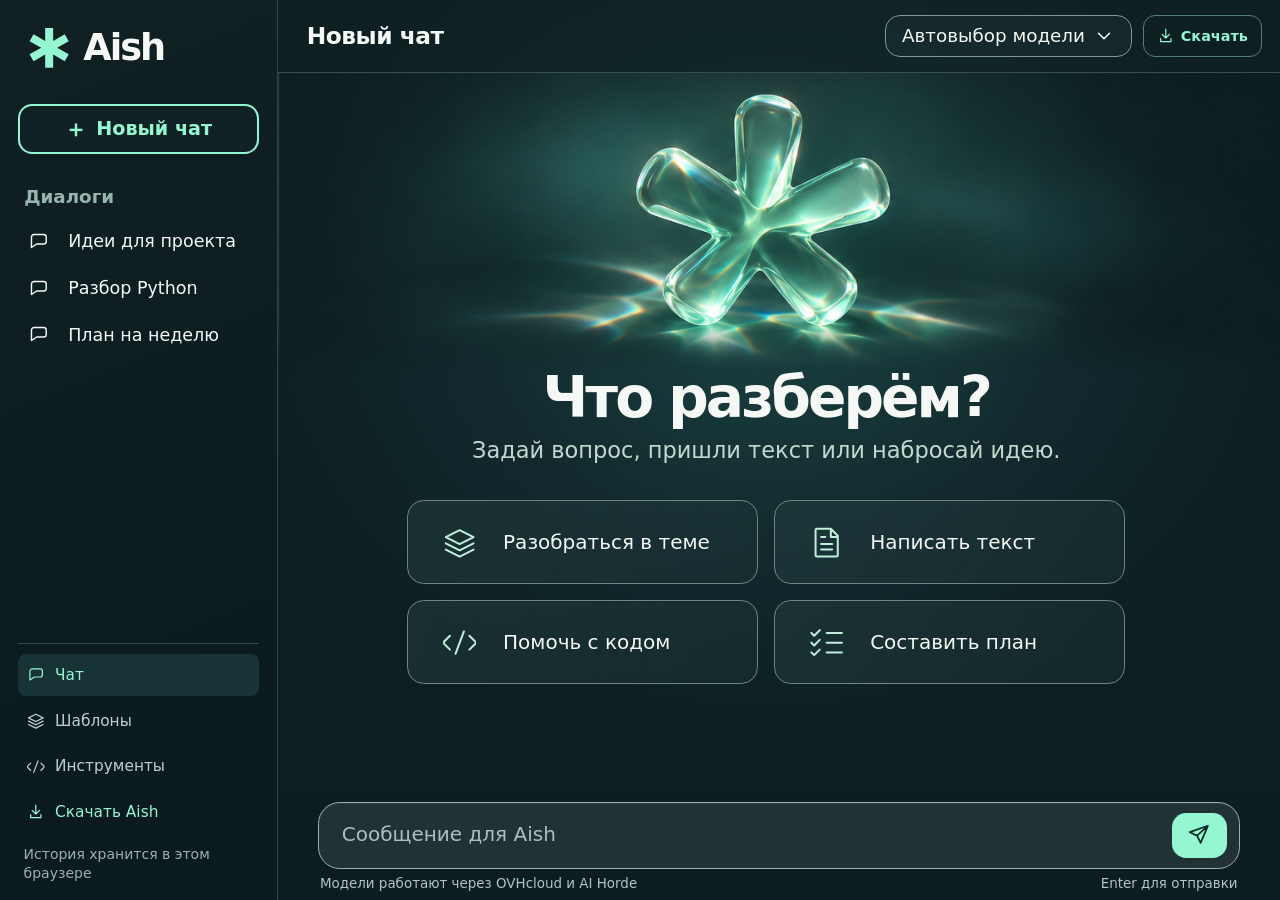
<file: index.html>
﻿<!doctype html>
<html lang="ru">
<head>
<meta charset="utf-8">
<meta name="viewport" content="width=device-width, initial-scale=1">
<meta name="theme-color" content="#0e2023">
<meta name="description" content="Aish — веб-чат с ИИ для вопросов, текста и кода.">
<title>Aish — веб-чат с ИИ</title>
<link rel="stylesheet" href="./aish-v5.css">
<link rel="stylesheet" href="./extras-v5.css">
<link rel="stylesheet" href="./downloads.css?v=2">
<script type="module" src="./aish-v5.mjs?v=2"></script>
</head>
<body>
<a href="#main" class="skip">Перейти к содержимому</a>
<svg class="icons-def" xmlns="http://www.w3.org/2000/svg" aria-hidden="true">
  <symbol id="i-chat" viewBox="0 0 24 24"><path d="M21 12a3 3 0 0 1-3 3h-8l-6 4V7a3 3 0 0 1 3-3h11a3 3 0 0 1 3 3z"/></symbol>
  <symbol id="i-layers" viewBox="0 0 24 24"><path d="m2 8 10-5 10 5-10 5zM2 12.5l10 5 10-5M2 17l10 5 10-5"/></symbol>
  <symbol id="i-file" viewBox="0 0 24 24"><path d="M5 2h10l5 5v14a1 1 0 0 1-1 1H5a1 1 0 0 1-1-1V3a1 1 0 0 1 1-1zM15 2v6h5M8 8h3m-3 5h8m-8 4h8"/></symbol>
  <symbol id="i-code" viewBox="0 0 24 24"><path d="m5 7-5 5 5 5m14-10 5 5-5 5m-4-13-6 16"/></symbol>
  <symbol id="i-list" viewBox="0 0 24 24"><path d="m1 5 2 2 4-4m-6 9 2 2 4-4m-6 9 2 2 4-4m5-12h11m-11 7h11m-11 7h11"/></symbol>
  <symbol id="i-send" viewBox="0 0 24 24"><path d="M22 2 2 9l8 4 4 8zM10 13 22 2"/></symbol>
  <symbol id="i-menu" viewBox="0 0 24 24"><path d="M4 7h16M4 12h16M4 17h16"/></symbol>
  <symbol id="i-close" viewBox="0 0 24 24"><path d="m6 6 12 12M18 6 6 18"/></symbol>
  <symbol id="i-chevron" viewBox="0 0 24 24"><path d="m6 9 6 6 6-6"/></symbol>
  <symbol id="i-download" viewBox="0 0 24 24"><path d="M12 3v12m-5-5 5 5 5-5M5 16v4h14v-4"/></symbol>
</svg>
<div class="shell">
  <aside class="sidebar" id="sidebar" aria-label="Диалоги и разделы">
    <div class="sidebar-head">
      <span class="brand"><span class="mark" aria-hidden="true"></span>Aish</span>
      <button class="icon close-menu" id="close-menu" type="button" aria-label="Закрыть меню"><svg class="glyph" aria-hidden="true"><use href="#i-close"/></svg></button>
    </div>
    <button type="button" id="new" class="new"><span aria-hidden="true">＋</span> Новый чат</button>
    <div class="history">
      <h2>Диалоги</h2>
      <div id="history-list"></div>
      <div id="sidebar-examples" class="history-examples" aria-label="Идеи для нового диалога">
        <button type="button" title="Вставить пример запроса" data-prompt="Помоги придумать пять идей для небольшого проекта, который можно закончить за выходные."><svg class="glyph" aria-hidden="true"><use href="#i-chat"/></svg>Идеи для проекта</button>
        <button type="button" title="Вставить пример запроса" data-prompt="Объясни на простом примере, чем списки в Python отличаются от кортежей."><svg class="glyph" aria-hidden="true"><use href="#i-chat"/></svg>Разбор Python</button>
        <button type="button" title="Вставить пример запроса" data-prompt="Помоги составить план на неделю. Спроси, какие у меня основные задачи."><svg class="glyph" aria-hidden="true"><use href="#i-chat"/></svg>План на неделю</button>
      </div>
    </div>
    <nav class="site-nav" aria-label="Разделы Aish">
      <button type="button" data-view="chat" aria-current="page"><svg class="glyph" aria-hidden="true"><use href="#i-chat"/></svg>Чат</button>
      <button type="button" data-view="library"><svg class="glyph" aria-hidden="true"><use href="#i-layers"/></svg>Шаблоны</button>
      <button type="button" data-view="tools"><svg class="glyph" aria-hidden="true"><use href="#i-code"/></svg>Инструменты</button>
      <a class="site-download" href="./download.html"><svg class="glyph" aria-hidden="true"><use href="#i-download"/></svg>Скачать Aish</a>
    </nav>
    <div class="sidebar-foot">История хранится в этом браузере</div>
  </aside>
  <button type="button" class="scrim" id="scrim" aria-label="Закрыть меню" hidden></button>
  <main class="main" id="main">
    <section id="chat-view" class="view chat-view" aria-label="Чат Aish">
      <header class="topbar">
        <button type="button" class="icon open-menu" id="open-menu" aria-label="Открыть меню" aria-expanded="false" aria-controls="sidebar"><svg class="glyph" aria-hidden="true"><use href="#i-menu"/></svg></button>
        <div class="current-title" id="current-title">Новый чат</div>
        <details class="model">
          <summary>Автовыбор модели<svg class="glyph" aria-hidden="true"><use href="#i-chevron"/></svg></summary>
          <p>Основная модель — Gemma 4 на <a href="https://www.ovhcloud.com/" target="_blank" rel="noopener noreferrer">OVHcloud</a>. Если она недоступна, запрос обрабатывает Qwen через <a href="https://aihorde.net/" target="_blank" rel="noopener noreferrer">AI Horde</a>.</p>
        </details>
        <a class="top-download" href="./download.html"><svg class="glyph" aria-hidden="true"><use href="#i-download"/></svg><span>Скачать<span class="sr-only"> Aish</span></span></a>
      </header>
      <div class="scroll" id="scroll">
        <div class="page">
          <section class="welcome" id="welcome">
            <div class="hero-art" aria-hidden="true"></div>
            <div class="welcome-copy">
              <h1>Что разберём?</h1>
              <p>Задай вопрос, пришли текст или набросай идею.</p>
            </div>
            <div class="suggestions">
              <button type="button" data-prompt="Объясни простыми словами, чем ИИ отличается от обычной программы. Приведи один пример."><svg class="glyph" aria-hidden="true"><use href="#i-layers"/></svg><span>Разобраться в теме</span></button>
              <button type="button" data-prompt="Помоги написать дружелюбное сообщение о переносе встречи. Дай два варианта разного тона."><svg class="glyph" aria-hidden="true"><use href="#i-file"/></svg><span>Написать текст</span></button>
              <button type="button" data-prompt="Покажи, как читать JSON из файла в Python и обработать ошибку, если файл не найден."><svg class="glyph" aria-hidden="true"><use href="#i-code"/></svg><span>Помочь с кодом</span></button>
              <button type="button" data-prompt="Составь реалистичный план, как за неделю подготовиться к контрольной. Укажи, что проверять каждый день."><svg class="glyph" aria-hidden="true"><use href="#i-list"/></svg><span>Составить план</span></button>
            </div>
          </section>
          <section id="messages" class="messages" aria-label="Сообщения"></section>
        </div>
      </div>
      <footer class="bottom">
        <div class="compose-wrap">
          <div id="request-status" class="request-status" role="status" hidden>
            <span id="status-text"></span><button id="retry" type="button" hidden>Повторить</button>
          </div>
          <form id="compose">
            <label for="prompt" class="sr-only">Сообщение</label>
            <textarea id="prompt" rows="1" maxlength="8000" placeholder="Сообщение для Aish" required></textarea>
            <button type="submit" id="send" class="send" aria-label="Отправить" title="Отправить"><svg class="glyph" aria-hidden="true"><use href="#i-send"/></svg></button>
            <button type="button" id="stop" class="send" aria-label="Остановить ответ" title="Остановить ответ" hidden>■</button>
          </form>
          <div class="compose-foot">
            <span>Модели работают через OVHcloud и AI Horde</span>
            <span class="key-hint">Enter для отправки</span>
          </div>
        </div>
      </footer>
    </section>
    <section id="library-view" class="view utility-view" aria-label="Шаблоны запросов" hidden>
      <header class="topbar">
        <button type="button" data-open-menu class="icon open-menu" aria-label="Открыть меню" aria-expanded="false" aria-controls="sidebar"><svg class="glyph" aria-hidden="true"><use href="#i-menu"/></svg></button>
        <div class="current-title">Шаблоны</div>
      </header>
      <div class="scroll utility-scroll"><div id="library-content" class="utility-content"></div></div>
    </section>
    <section id="tools-view" class="view utility-view" aria-label="Инструменты для текста" hidden>
      <header class="topbar">
        <button type="button" data-open-menu class="icon open-menu" aria-label="Открыть меню" aria-expanded="false" aria-controls="sidebar"><svg class="glyph" aria-hidden="true"><use href="#i-menu"/></svg></button>
        <div class="current-title">Инструменты</div>
      </header>
      <div class="scroll utility-scroll"><div id="tools-content" class="utility-content"></div></div>
    </section>
  </main>
</div>
<dialog id="remove-dialog">
  <form method="dialog">
    <h2>Удалить диалог?</h2>
    <p>Он будет удалён из истории этого браузера.</p>
    <div class="dialog-actions"><button value="cancel" autofocus>Отмена</button><button value="remove" class="danger">Удалить</button></div>
  </form>
</dialog>
</body>
</html>
</file>
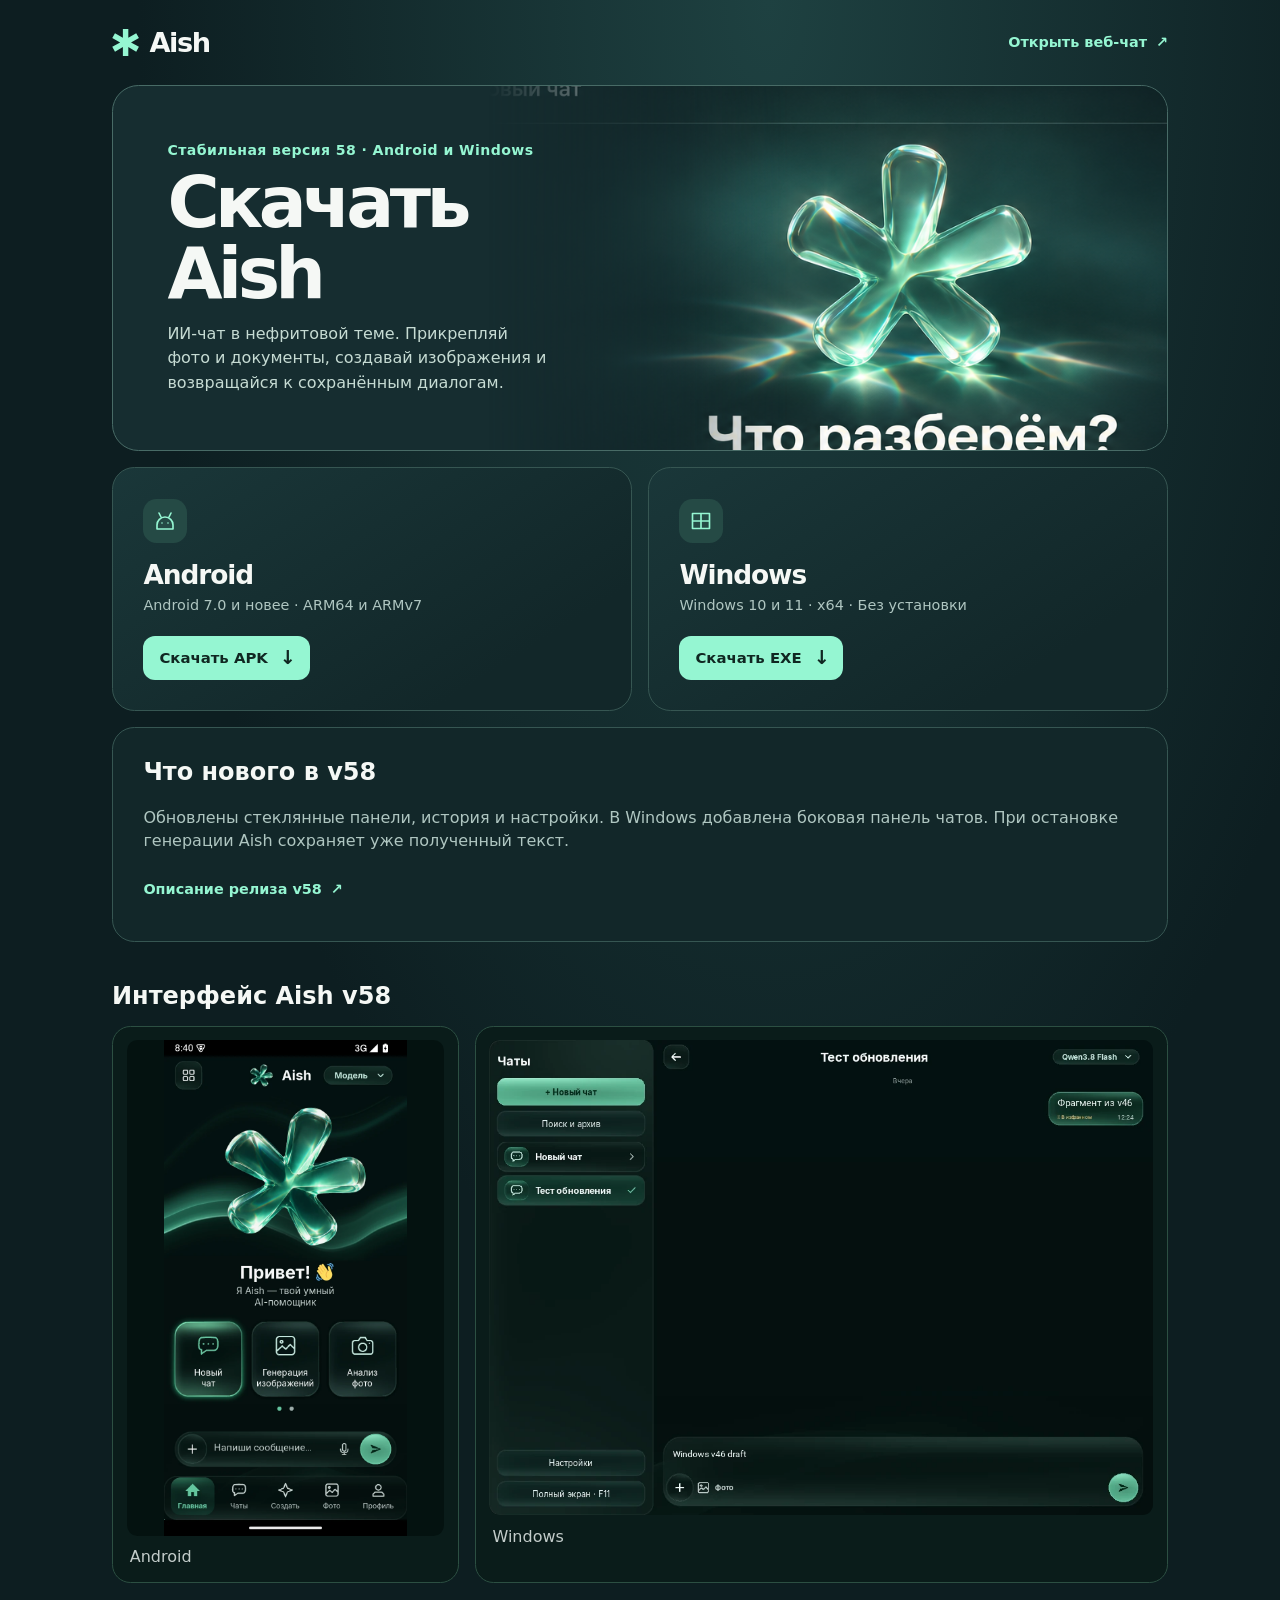
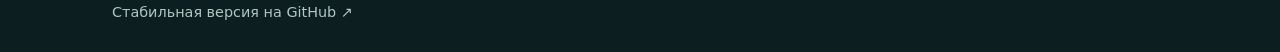
<file: download.html>
<!doctype html>
<html lang="ru">
<head>
  <meta charset="utf-8">
  <meta name="viewport" content="width=device-width, initial-scale=1">
  <meta name="theme-color" content="#071816">
  <meta name="description" content="Скачать стабильную версию Aish v58 для Android и Windows. Нефритовая тема, работа с фото и документами, генерация изображений и история диалогов.">
  <title>Скачать Aish для Android и Windows</title>
  <link rel="stylesheet" href="./aish-v5.css">
  <link rel="stylesheet" href="./downloads.css?v=5">
</head>
<body class="downloads">
  <header class="downloads-header">
    <a href="./" class="brand" aria-label="Aish — открыть чат"><span class="mark" aria-hidden="true"></span>Aish</a>
    <a href="./" class="browser-link">Открыть веб-чат <span aria-hidden="true">↗</span></a>
  </header>
  <main class="downloads-main">
    <section class="downloads-hero" aria-labelledby="downloads-title">
      <div class="download-art" aria-hidden="true"><div class="hero-art"></div></div>
      <div class="downloads-copy">
        <span class="release-version">Стабильная версия 58 · Android и Windows</span>
        <h1 id="downloads-title">Скачать Aish</h1>
        <p>ИИ-чат в нефритовой теме. Прикрепляй фото и документы, создавай изображения и возвращайся к сохранённым диалогам.</p>
      </div>
    </section>
    <div class="platforms">
      <section class="platform">
        <div class="platform-icon" aria-hidden="true">
          <svg class="glyph" viewBox="0 0 24 24"><path d="M4 16a8 8 0 0 1 16 0v4H4zm4-8L6 4m10 4 2-4M9 14h.01M15 14h.01"/></svg>
        </div>
        <h2>Android</h2>
        <p>Android 7.0 и новее · ARM64 и ARMv7</p>
        <a class="platform-download" href="https://github.com/awayRu/Aish/releases/download/v58/Aish-v58-Android.apk">
          Скачать APK <span aria-hidden="true">↓</span>
        </a>
      </section>
      <section class="platform">
        <div class="platform-icon" aria-hidden="true">
          <svg class="glyph" viewBox="0 0 24 24"><path d="M3.5 4.5h17v15h-17zM12 4.5v15M3.5 12h17"/></svg>
        </div>
        <h2>Windows</h2>
        <p>Windows 10 и 11 · x64 · Без установки</p>
        <a class="platform-download" href="https://github.com/awayRu/Aish/releases/download/v58/Aish-v58-Windows-x64.exe">
          Скачать EXE <span aria-hidden="true">↓</span>
        </a>
      </section>
    </div>
    <section class="release-preview" aria-labelledby="preview-title">
      <h2 id="preview-title">Что нового в v58</h2>
      <p>Обновлены стеклянные панели, история и настройки. В Windows добавлена боковая панель чатов. При остановке генерации Aish сохраняет уже полученный текст.</p>
      <div class="preview-links">
        <a class="browser-link" href="https://github.com/awayRu/Aish/releases/tag/v58">Описание релиза v58 <span aria-hidden="true">↗</span></a>
      </div>
    </section>
    <section class="release-screens" aria-labelledby="release-screens-title">
      <h2 id="release-screens-title">Интерфейс Aish v58</h2>
      <div class="release-gallery">
        <figure><img src="./screens/v58-android.webp" alt="Главный экран Aish на Android" loading="lazy"><figcaption>Android</figcaption></figure>
        <figure><img src="./screens/v58-windows.webp" alt="Чат и боковая панель Aish для Windows" loading="lazy"><figcaption>Windows</figcaption></figure>
      </div>
    </section>
    <footer class="downloads-footer"><a href="https://github.com/awayRu/Aish/releases/tag/v58">Стабильная версия на GitHub <span aria-hidden="true">↗</span></a></footer>
  </main>
</body>
</html>
</file>
<file: aish-v5.css>
:root {
  color-scheme: dark;
  --ink: #f5f8f5;
  --muted: #afc6c1;
  --accent: #95f6d2;
  --canvas: #0d1e21;
  --panel: #172e31;
  --line: #49605e;
  --field: #1f3234;
  --ui: clamp(.77px, .0651042vw, 1px);
  font: 16px "Inter", system-ui, sans-serif;
  color: var(--ink);
  background: var(--canvas);
}
* { box-sizing: border-box }
[hidden] { display: none !important }
body { margin: 0 }
button, input, textarea { font: inherit; color: inherit }
button { cursor: pointer }
button:disabled { cursor: default; opacity: .5 }
button:focus-visible, input:focus-visible, textarea:focus-visible, a:focus-visible, summary:focus-visible {
  outline: 2px solid var(--accent);
  outline-offset: 3px;
}
a { color: inherit }
.skip, .sr-only { position: absolute; width: 1px; height: 1px; overflow: hidden; clip-path: inset(50%) }
.skip:focus { top: .5rem; left: .5rem; width: auto; height: auto; clip-path: none; z-index: 8; background: var(--panel); padding: .5rem }
.icons-def { position: absolute; width: 0; height: 0; overflow: hidden; pointer-events: none }
.glyph { width: 1.375rem; height: 1.375rem; display: block; flex: none; fill: none; stroke: currentColor; stroke-width: 1.65; stroke-linecap: round; stroke-linejoin: round }
.shell {
  display: grid;
  grid-template-columns: calc(333 * var(--ui)) minmax(0, 1fr);
  height: 100vh;
  height: 100dvh;
}
.sidebar {
  display: flex;
  flex-direction: column;
  min-height: 0;
  padding: calc(32 * var(--ui)) calc(21 * var(--ui)) 1rem;
  background: linear-gradient(158deg, #102023 0%, #0b1a1e 81%);
  border-right: 1px solid #314746;
}
.sidebar-head { display: flex; align-items: center; justify-content: space-between; padding: 0 calc(14 * var(--ui)) }
.brand { display: flex; align-items: center; gap: calc(17 * var(--ui)); font-weight: 760; font-size: calc(44 * var(--ui)); letter-spacing: -.055em; line-height: 1.15 }
.mark {
  width: calc(48 * var(--ui)); height: calc(48 * var(--ui)); flex: none;
  background: var(--accent);
  clip-path: polygon(40% 0, 60% 0, 60% 33%, 89% 16%, 99% 34%, 70% 50%, 99% 66%, 89% 84%, 60% 67%, 60% 100%, 40% 100%, 40% 67%, 11% 84%, 1% 66%, 30% 50%, 1% 34%, 11% 16%, 40% 33%);
}
.new {
  display: flex;
  justify-content: center;
  align-items: center;
  gap: .55rem;
  width: 100%;
  min-height: calc(60 * var(--ui));
  margin: calc(42 * var(--ui)) 0 calc(39 * var(--ui));
  padding: .55rem;
  border: 2px solid var(--accent);
  border-radius: calc(17 * var(--ui));
  color: var(--accent);
  background: #132a2c60;
  font-size: calc(23 * var(--ui));
  font-weight: 620;
}
.new span { font-size: 1.2em; line-height: .8 }
.new:hover, .suggestions button:hover { background-color: #25474a; border-color: var(--accent) }
.history { flex: 1; min-height: 0; overflow: auto; padding: 0 calc(8 * var(--ui)) }
.history h2 { margin: 0 0 calc(13 * var(--ui)); color: #96b4ae; font-size: calc(22 * var(--ui)); font-weight: 650 }
.history-search {
  width: 100%;
  margin: 0 0 .5rem;
  border: 1px solid var(--line);
  border-radius: .55rem;
  background: var(--field);
  padding: .5rem .6rem;
  font-size: .9rem;
}
.history:has(.history-empty) .history-search:placeholder-shown { display: none }
.history-row { display: flex; gap: .15rem; align-items: stretch; border-radius: .6rem; margin: .1rem 0 }
.history-row.active { background: #1b3538 }
.history-row:hover, .history-examples button:hover, .site-nav button:hover { background: #1e393b }
.history-open, .history-delete, .history-examples button, .site-nav button, .icon, .copy, .conversation-actions button {
  background: transparent;
  border: 0;
  padding: .55rem;
  border-radius: .5rem;
}
.history-open { flex: 1; min-width: 0; text-align: left; white-space: nowrap; overflow: hidden; text-overflow: ellipsis; font-size: 1rem }
.history-delete, .icon { color: var(--muted); font-size: 1.2rem; line-height: 1 }
.history-delete:hover, .icon:hover, .copy:hover, .conversation-actions button:hover { background: #244448; color: white }
.history-examples { display: none }
.history:has(.history-empty):not(:has(.history-search:not(:placeholder-shown))) .history-examples { display: block }
.history:has(.history-examples):has(.history-empty):not(:has(.history-search:not(:placeholder-shown))) .history-empty { display: none }
.history-examples button, .site-nav button { display: flex; width: 100%; align-items: center; gap: calc(23 * var(--ui)); text-align: left; min-height: calc(56 * var(--ui)); font-size: calc(21 * var(--ui)); padding-inline: 4px }
.history-examples button .glyph { width: calc(25 * var(--ui)); height: calc(25 * var(--ui)) }
.history-empty, .sidebar-foot { color: #99b2ac; font-size: .875rem; line-height: 1.4 }
.sidebar-foot { margin-top: .75rem; padding: 0 .38rem }
.site-nav { display: grid; gap: .25rem; border-top: 1px solid #314746; margin-top: .75rem; padding-top: .65rem }
.site-nav button { min-height: 2.6rem; gap: .65rem; padding-inline: .6rem; color: #bbd2cc; font-size: .96rem }
.site-nav button[aria-current="page"], .site-nav button[aria-current="true"] { background: #183336; color: var(--accent) }
.site-nav .glyph { width: 1.1rem; height: 1.1rem }
.main { min-width: 0; min-height: 0; display: grid }
.view { min-width: 0; min-height: 0; display: grid; grid-template-rows: calc(87 * var(--ui)) minmax(0, 1fr); grid-area: 1 / 1 }
.chat-view {
  grid-template-rows: calc(87 * var(--ui)) minmax(0, 1fr) auto;
  background: radial-gradient(ellipse 53% 49% at 49% 33%, #1b4242 0%, #122a2e 55%, #0d1e21 100%);
}
.topbar {
  display: flex;
  align-items: center;
  gap: .7rem;
  justify-content: space-between;
  padding: 0 calc(22 * var(--ui)) 0 calc(35 * var(--ui));
  border-bottom: 1px solid #394f4c;
  background: #10202373;
  position: relative;
  z-index: 1;
}
.current-title { min-width: 0; flex: 1; font-size: calc(28 * var(--ui)); font-weight: 630; letter-spacing: -.02em; white-space: nowrap; overflow: hidden; text-overflow: ellipsis }
.model {
  position: relative;
  white-space: nowrap;
  font-size: calc(22 * var(--ui));
  line-height: 1;
}
.model summary {
  list-style: none;
  display: flex;
  align-items: center;
  justify-content: space-between;
  gap: .5rem;
  min-height: calc(50 * var(--ui));
  padding: .48rem calc(19 * var(--ui));
  border: 1px solid #819893;
  border-radius: calc(18 * var(--ui));
  background: #243a3c4a;
  cursor: pointer;
}
.model summary::-webkit-details-marker { display: none }
.model summary:hover, .model[open] summary { background: #254247 }
.model[open] summary .glyph { rotate: 180deg }
.model p {
  position: absolute;
  z-index: 2;
  inset: 100% 0 auto auto;
  width: 15rem;
  margin: .55rem 0 0;
  padding: .75rem .9rem;
  white-space: normal;
  font-size: .9rem;
  line-height: 1.5;
  background: #172b2e;
  border: 1px solid #526966;
  border-radius: .7rem;
  box-shadow: 0 .6rem 1.5rem #0016;
}
.model a { color: var(--accent) }
.conversation-actions { min-width: 0; display: flex; gap: .3rem; align-items: center }
.conversation-actions button { white-space: nowrap; padding: .45rem .62rem; border: 1px solid #536c68; color: var(--muted); font-size: .875rem }
.scroll { min-height: 0; overflow: auto; overscroll-behavior: contain; scrollbar-color: #416461 transparent }
.page { min-height: 100%; overflow-x: clip }
.welcome { position: relative; text-align: center; margin: 0 auto; padding-bottom: 1.25rem }
.hero-art {
  width: min(100%, calc(1204 * var(--ui)));
  aspect-ratio: 1204 / 357;
  margin: 0 auto;
  background-image: url("./aish-design.webp");
  background-repeat: no-repeat;
  background-size: 127.575% auto;
  background-position: right 13.05%;
  mask-image: linear-gradient(#000 0%, #000 85%, transparent 100%);
}
.welcome-copy, .suggestions { position: relative; left: calc(-15 * var(--ui)) }
.welcome h1 {
  margin: calc(-4 * var(--ui)) 0 calc(7 * var(--ui));
  font-size: calc(68 * var(--ui));
  line-height: 1.1;
  letter-spacing: -.051em;
  font-weight: 755;
}
.welcome p { margin: 0; padding-inline: 1rem; font-size: calc(27 * var(--ui)); line-height: 1.4; color: #c3d8cf }
.suggestions {
  display: grid;
  grid-template-columns: repeat(2, minmax(0,1fr));
  gap: calc(19 * var(--ui));
  width: min(calc(862 * var(--ui)), calc(100% - 3rem));
  margin: calc(41 * var(--ui)) auto 0;
}
.suggestions button {
  display: flex;
  align-items: center;
  gap: calc(32 * var(--ui));
  min-height: calc(101 * var(--ui));
  padding: .65rem calc(42 * var(--ui));
  background: linear-gradient(110deg, #243d3f84, #1d35376e);
  border: 1px solid #718580;
  border-radius: calc(20 * var(--ui));
  color: var(--ink);
  text-align: left;
  font-size: calc(24 * var(--ui));
  line-height: 1.25;
}
.suggestions button:hover { background-color: #23494b }
.suggestions .glyph { width: calc(40 * var(--ui)); height: calc(40 * var(--ui)); stroke-width: 1.45; color: #c0eedb }
.messages { width: min(100%, 55rem); padding: .6rem clamp(.9rem, 4vw, 2rem) 1.5rem; margin: 0 auto }
.messages:empty { padding: 0 }
.turn { display: grid; grid-template-columns: 2rem minmax(0,1fr); gap: .8rem; margin: 1.1rem 0 1.65rem }
.avatar { display: grid; place-items: center; width: 2rem; height: 2rem; border-radius: .55rem; font-size: .96rem; font-weight: 710; background: var(--accent); color: #12352e }
.turn.user .avatar { background: #265051; color: #d7eee8 }
.turn-body { min-width: 0 }
.turn-head { min-height: 2rem; display: flex; gap: .55rem; align-items: center; font-weight: 650 }
.copy { font-size: .875rem; color: var(--muted); padding: .25rem .45rem }
.output { line-height: 1.65; overflow-wrap: anywhere }
.output.plain { white-space: pre-wrap }
.output p, .output ul, .output ol, .output pre { margin: .4rem 0 .9rem }
.output h2, .output h3, .output h4 { line-height: 1.35; margin: 1.2rem 0 .45rem }
.output pre { border: 1px solid var(--line); border-radius: .65rem; padding: .8rem; overflow: auto; background: #172e31; white-space: pre }
.output code { font: .92em "IBM Plex Mono", Consolas, monospace; background: #284348; border-radius: .25rem; padding: .06rem .22rem }
.output pre code { background: transparent; padding: 0 }
.bottom { padding: .45rem calc(48 * var(--ui)) max(.4rem, env(safe-area-inset-bottom)); background: #0d1e2121 }
.compose-wrap { width: min(100%, 85rem); margin: 0 auto }
#compose {
  display: flex;
  align-items: center;
  min-height: calc(80 * var(--ui));
  gap: calc(14 * var(--ui));
  padding: calc(12 * var(--ui)) calc(15 * var(--ui)) calc(12 * var(--ui)) calc(28 * var(--ui));
  background: #26383bcf;
  border: 1px solid #a2ada7;
  border-radius: calc(26 * var(--ui));
  box-shadow: inset 0 1px #e3ffef12;
}
#compose:focus-within { border-color: var(--accent) }
#prompt {
  min-width: 0;
  width: 100%;
  min-height: calc(40 * var(--ui));
  max-height: 10rem;
  padding: .25rem 0;
  margin: 0;
  background: none;
  border: 0;
  outline: none;
  resize: none;
  font-size: calc(24 * var(--ui));
  line-height: 1.45;
}
#prompt::placeholder { color: #afbebd }
.send {
  display: grid;
  place-items: center;
  flex: none;
  width: calc(66 * var(--ui));
  height: calc(54 * var(--ui));
  min-width: 2.6rem;
  min-height: 2.6rem;
  border: 0;
  border-radius: calc(17 * var(--ui));
  background: var(--accent);
  color: #0b2926;
  font-size: 1.05rem;
  font-weight: 800;
}
.send:hover { background: #b9ffe9 }
.send .glyph { width: calc(26 * var(--ui)); height: calc(26 * var(--ui)); stroke-width: 1.9 }
.compose-foot, .request-status { display: flex; align-items: center; justify-content: space-between; gap: .6rem; color: var(--muted); font-size: .84rem; min-height: calc(30 * var(--ui)); padding: .36rem .15rem .12rem }
.request-status { color: #e6f7ef; padding: .4rem .15rem .65rem }
.request-status button, dialog button { border: 1px solid #6b8780; background: #244042; border-radius: .5rem; padding: .38rem .6rem }
.open-menu, .close-menu, .scrim { display: none }
.utility-view { background: radial-gradient(ellipse 70% 54% at 32% -2%, #1b3d3e, var(--canvas)) }
.utility-content { width: min(100%, 70rem); margin: 0 auto; padding: clamp(1rem, 4vw, 3.1rem) }
dialog { max-width: calc(100% - 2rem); width: 25rem; border: 1px solid var(--line); border-radius: .85rem; background: var(--panel); color: var(--ink); padding: 1.25rem }
dialog::backdrop { background: #02070bbf }
dialog h2 { margin: 0; font-size: 1.3rem }
dialog p { color: var(--muted); line-height: 1.55 }
.dialog-actions { display: flex; justify-content: flex-end; gap: .65rem }
dialog .danger { background: #663b3e; border-color: #9f6f73 }
@media (min-width: 48rem) and (max-height: 52rem) {
  .hero-art { width: min(82%, calc(1010 * var(--ui))) }
  .welcome h1 { font-size: calc(54 * var(--ui)) }
  .welcome p { font-size: calc(23 * var(--ui)) }
  .suggestions { margin-top: calc(24 * var(--ui)) }
  .suggestions button { min-height: calc(78 * var(--ui)); padding-inline: calc(28 * var(--ui)) }
}
@media (max-width: 47.99rem) {
  :root { --ui: .72px }
  .shell { grid-template-columns: minmax(0, 1fr) }
  .sidebar {
    visibility: hidden;
    position: fixed;
    z-index: 5;
    inset: 0 auto 0 0;
    width: min(19rem,86vw);
    transform: translateX(-100%);
    transition: transform .2s, visibility .2s;
    padding: 1.1rem 1rem 1rem;
  }
  .sidebar.open { visibility: visible; transform: translateX(0) }
  .sidebar-head { padding: .05rem .35rem }
  .new { margin: 1.25rem 0 1.3rem; min-height: 2.85rem }
  .history h2, .history-examples button { font-size: 1rem }
  .open-menu, .close-menu { display: block }
  .scrim:not([hidden]) { display: block; position: fixed; inset: 0; z-index: 4; border: 0; background: #020709ab }
  .view, .chat-view { grid-template-rows: 3.55rem minmax(0,1fr) }
  .chat-view { grid-template-rows: 3.55rem minmax(0,1fr) auto }
  .topbar { gap: .45rem; padding: 0 .7rem }
  .current-title, .model { font-size: .92rem }
  .model summary { gap: .2rem; padding-inline: .55rem; border-radius: .55rem }
  .model .glyph { width: 1rem; height: 1rem }
  .hero-art { position: relative; left: 50%; transform: translateX(-50%); width: clamp(34rem, 100%, 43rem) }
  .welcome { overflow: clip }
  .welcome-copy, .suggestions { left: 0 }
  .welcome h1 { font-size: clamp(2.05rem, 7.5vw, 3.15rem); margin-top: -.15rem }
  .welcome p { font-size: 1rem }
  .suggestions { width: calc(100% - 1.5rem); gap: .55rem; margin-top: 1.2rem }
  .suggestions button { gap: .55rem; min-height: 3.8rem; border-radius: .67rem; padding: .58rem .65rem; font-size: .94rem }
  .suggestions .glyph { width: 1.35rem; height: 1.35rem }
  .bottom { padding: .4rem .75rem max(.3rem, env(safe-area-inset-bottom)) }
  #compose { border-radius: 1rem; padding: .45rem .55rem .45rem .74rem }
  #prompt { font-size: 1rem }
  .key-hint { display: none }
  .conversation-actions { gap: .2rem }
  .conversation-actions button { padding: .36rem .4rem; font-size: .78rem }
}
@media (max-width: 25rem) {
  .suggestions { gap: .45rem }
  .suggestions button { font-size: .91rem }
  .turn { gap: .55rem }
  .conversation-actions button { max-width: 5.25rem; overflow: hidden; text-overflow: ellipsis }
}
@media (prefers-reduced-motion: reduce) { * { transition: none !important } }
</file>
<file: extras-v5.css>
#library-content,
#tools-content {
  max-width: 66rem;
  margin-inline: auto;
  padding: clamp(1.1rem, 3vw, 2.75rem) clamp(1rem, 4vw, 3rem) 3rem;
}

.extras-heading {
  margin-bottom: 1.75rem;
}

.extras-heading h1 {
  margin: 0 0 .55rem;
  font-size: clamp(1.95rem, 4vw, 3rem);
  line-height: 1.12;
  letter-spacing: -.045em;
  text-align: start;
}

.extras-heading p,
.extras-card p,
.extras-empty {
  margin: 0;
  color: var(--muted, #afc6c1);
  line-height: 1.55;
}

.extras-filters,
.extras-actions {
  display: flex;
  flex-wrap: wrap;
  gap: .5rem;
}

.extras-filters {
  margin: 1rem 0;
}

.extras-filter,
.extras-button,
.extras-favorite {
  border: 1px solid var(--line, #49605e);
  border-radius: .65rem;
  min-height: 2.65rem;
  padding: .45rem .75rem;
  color: var(--ink, #f5f8f5);
  background: #172b2d;
  font-size: .95rem;
  line-height: 1.3;
}

.extras-filter {
  color: var(--muted, #afc6c1);
  border-radius: 2rem;
  padding-inline: .85rem;
}

.extras-filter[aria-pressed="true"],
.extras-button.extras-primary {
  background: var(--accent, #95f6d2);
  color: #13312e;
  border-color: var(--accent, #95f6d2);
}

.extras-button:hover:not(:disabled),
.extras-filter:hover,
.extras-favorite:hover {
  border-color: var(--accent, #95f6d2);
}

.extras-button:disabled {
  opacity: .45;
}

.extras-button.extras-accent {
  color: var(--accent, #95f6d2);
  border-color: #4e7369;
}

.extras-library-grid,
.extras-workspaces {
  display: grid;
  grid-template-columns: repeat(2, minmax(0, 1fr));
  gap: 1rem;
  align-items: stretch;
}

.extras-workspaces {
  grid-template-columns: minmax(0, 1.25fr) minmax(0, 1fr);
  align-items: start;
}

.extras-card {
  min-width: 0;
  padding: clamp(1rem, 2vw, 1.45rem);
  border: 1px solid var(--line, #49605e);
  border-radius: 1rem;
  background: linear-gradient(145deg, #1b3335, var(--panel, #172e31));
}

.extras-card h2 {
  margin: 0;
  font-size: 1.15rem;
  line-height: 1.35;
  letter-spacing: -.018em;
}

.extras-template {
  display: flex;
  flex-direction: column;
  align-items: stretch;
  gap: .65rem;
}

.extras-template-head {
  display: flex;
  align-items: center;
  justify-content: space-between;
  gap: .5rem;
}

.extras-category {
  color: var(--accent, #95f6d2);
  font-size: .875rem;
}

.extras-favorite {
  min-width: 2.65rem;
  padding: .25rem;
  background: none;
  color: var(--accent, #95f6d2);
  font-size: 1.18rem;
}

.extras-favorite[aria-pressed="true"] {
  background: #284b44;
}

.extras-template-open {
  align-self: start;
  margin-top: auto;
}

.extras-empty {
  grid-column: 1 / -1;
  padding: 1rem;
  border: 1px dashed var(--line, #49605e);
  border-radius: .7rem;
}

.extras-status {
  margin-block: .45rem;
  color: var(--accent, #95f6d2);
  font-size: .92rem;
}

.extras-card .extras-status {
  color: var(--accent, #95f6d2);
}

.extras-status:empty {
  display: none;
}

.extras-workspace {
  display: flex;
  flex-direction: column;
  align-items: stretch;
  gap: .85rem;
}

.extras-workspace h3 {
  margin: .35rem 0 0;
  font-size: 1rem;
  line-height: 1.4;
}

.extras-label {
  display: flex;
  flex-direction: column;
  gap: .4rem;
  min-width: 0;
  color: var(--ink, #f5f8f5);
  font-size: .95rem;
  line-height: 1.4;
}

.extras-field {
  display: block;
  width: 100%;
  min-width: 0;
  min-height: 2.75rem;
  padding: .65rem .75rem;
  color: var(--ink, #f5f8f5);
  background: var(--field, #1f3234);
  border: 1px solid var(--line, #49605e);
  border-radius: .6rem;
  font: inherit;
  font-size: 1rem;
  line-height: 1.5;
}

.extras-field::placeholder {
  color: var(--muted, #afc6c1);
}

.extras-field:focus-visible {
  outline: 2px solid var(--accent, #95f6d2);
  outline-offset: 2px;
}

.extras-area {
  resize: vertical;
}

select.extras-field {
  appearance: none;
  padding-right: 2.25rem;
  background-image: url("data:image/svg+xml,%3Csvg xmlns='http://www.w3.org/2000/svg' viewBox='0 0 24 24'%3E%3Cpath d='m6 9 6 6 6-6' fill='none' stroke='%2395f6d2' stroke-width='2' stroke-linejoin='round' stroke-linecap='round'/%3E%3C/svg%3E");
  background-repeat: no-repeat;
  background-position: right .65rem center;
  background-size: 1.2rem;
}

.extras-metrics {
  display: grid;
  grid-template-columns: repeat(4, minmax(0, 1fr));
  gap: .4rem;
}

.extras-metric {
  display: grid;
  gap: .2rem;
  min-width: 0;
  padding: .6rem;
  border-radius: .55rem;
  background: #102526;
}

.extras-metric strong {
  color: var(--accent, #95f6d2);
  font-variant-numeric: tabular-nums;
}

.extras-metric span {
  color: var(--muted, #afc6c1);
  font-size: .875rem;
}

@media (max-width: 70rem) {
  .extras-workspaces {
    grid-template-columns: minmax(0, 1fr);
  }
}

@media (max-width: 35rem) {
  .extras-library-grid {
    grid-template-columns: minmax(0, 1fr);
  }
  .extras-metrics {
    grid-template-columns: repeat(2, minmax(0, 1fr));
  }
}
</file>
<file: downloads.css>
.top-download, .site-download, .platform-download, .browser-link {
  display: inline-flex;
  align-items: center;
  text-decoration: none;
}
.top-download {
  flex: none;
  gap: .4rem;
  min-height: 2.6rem;
  padding: .45rem .8rem;
  border: 1px solid #557e71;
  border-radius: .75rem;
  color: var(--accent);
  font-size: .9rem;
  font-weight: 650;
}
.top-download .glyph { width: 1.1rem; height: 1.1rem }
.top-download:hover, .site-download:hover { background: #1e393b }
.site-download {
  gap: .65rem;
  padding: .55rem .6rem;
  min-height: 2.6rem;
  border-radius: .5rem;
  color: var(--accent);
  font-size: .96rem;
}
.downloads {
  min-height: 100vh;
  background: radial-gradient(ellipse at 60% 0%, #1e4141 0, #0d1e21 58%);
}
.downloads-header, .downloads-main { width: min(66rem, calc(100% - 3rem)); margin-inline: auto }
.downloads-header {
  display: flex;
  justify-content: space-between;
  align-items: center;
  padding-block: 1.35rem;
}
.downloads-header .brand { font-size: 1.7rem; gap: .65rem; text-decoration: none }
.downloads-header .mark { width: 1.7rem; height: 1.7rem }
.browser-link { min-height: 2.6rem; gap: .55rem; color: var(--accent); font-weight: 620; font-size: .9rem }
.browser-link:hover, .downloads-footer a:hover { text-decoration: underline }
.downloads-hero {
  display: grid;
  align-items: center;
  isolation: isolate;
  min-height: 19rem;
  margin-bottom: 1rem;
  position: relative;
  overflow: hidden;
  border-radius: 1.65rem;
  border: 1px solid #486b66;
  background: #162d30;
}
.download-art {
  position: absolute;
  z-index: -1;
  inset: 0 0 0 35%;
  mask-image: linear-gradient(90deg, transparent 1%, #000 45%);
}
.download-art .hero-art { width: 100%; height: 100%; background-position: 56% 7%; background-size: auto max(225%, 51rem); mask-image: none }
.downloads-copy { padding: clamp(1.35rem, 5vw, 3.4rem); max-width: 32rem }
.release-version { color: var(--accent); font-size: .88rem; font-weight: 650; letter-spacing: .03em }
.downloads-copy h1 { margin: .5rem 0 .75rem; font-size: clamp(2.6rem, 6vw, 4.45rem); line-height: 1; letter-spacing: -.065em }
.downloads-copy p { max-width: 24rem; margin: 0; color: #c6dbd3; line-height: 1.55 }
.platforms { display: grid; grid-template-columns: repeat(2, minmax(0, 1fr)); gap: 1rem }
.platform {
  display: grid;
  align-content: start;
  padding: clamp(1.25rem, 3vw, 1.9rem);
  border: 1px solid #365652;
  border-radius: 1.4rem;
  background: linear-gradient(148deg, #1a3739, #122729 78%);
}
.platform-icon {
  display: grid;
  place-items: center;
  width: 2.75rem;
  aspect-ratio: 1;
  border-radius: .85rem;
  background: #254a45;
  color: var(--accent);
}
.platform-icon .glyph { width: 1.5rem; height: 1.5rem }
.platform h2 { margin: 1rem 0 .3rem; font-size: 1.65rem; letter-spacing: -.04em }
.platform p { margin: 0 0 1.3rem; color: var(--muted); font-size: .9rem; line-height: 1.4 }
.platform-download {
  justify-self: start;
  justify-content: space-between;
  gap: .75rem;
  min-height: 2.75rem;
  padding: .45rem .85rem .45rem 1rem;
  border-radius: .75rem;
  background: var(--accent);
  color: #102722;
  font-weight: 750;
  font-size: .93rem;
}
.platform-download:hover { background: #bcffe3 }
.platform-download span { font-size: 1.2rem; line-height: 1 }
.downloads-footer { padding: 1.35rem 0 2rem; color: var(--muted); font-size: .9rem }
.downloads-footer a { text-decoration: none }
.release-preview { margin-top: 1rem; padding: clamp(1.25rem, 3vw, 1.9rem); border: 1px solid #365652; border-radius: 1.4rem; background: #122729 }
.release-preview h2 { margin-top: 0 }
.release-preview p { color: var(--muted); line-height: 1.45 }
.preview-links { display: flex; flex-wrap: wrap; align-items: center; gap: .75rem }
.release-screens { margin-top: 2.5rem }
.release-screens h2 { margin-bottom: 1rem }
.release-gallery { display: grid; grid-template-columns: minmax(0, 1fr) minmax(0, 2fr); gap: 1rem }
.release-gallery figure { margin: 0; padding: .85rem; border: 1px solid #2c4f42; border-radius: 1.15rem; background: #0a1c1a }
.release-gallery img { display: block; width: 100%; max-height: 31rem; object-fit: contain; border-radius: .65rem; background: #041210 }
.release-gallery figcaption { padding: .7rem .2rem .1rem; color: #c3ccca }
@media (max-width: 600px) {
  .downloads-header, .downloads-main { width: calc(100% - 2rem) }
  .downloads-hero { min-height: 18rem; align-items: end }
  .download-art { inset: 0; mask-image: linear-gradient(#000, #0008 30%, transparent 82%) }
  .download-art .hero-art { background-position: 60% 8%; background-size: auto 45rem }
  .downloads-copy { padding-top: 5.25rem }
  .platforms { grid-template-columns: 1fr; gap: .75rem }
  .platform-download { width: 100% }
  .release-gallery { grid-template-columns: 1fr }
  .top-download { min-height: 2.6rem; padding: .45rem .56rem }
}
@media (max-width: 380px) {
  .top-download > span { position: absolute; width: 1px; height: 1px; overflow: hidden; clip-path: inset(50%) }
}
</file>
